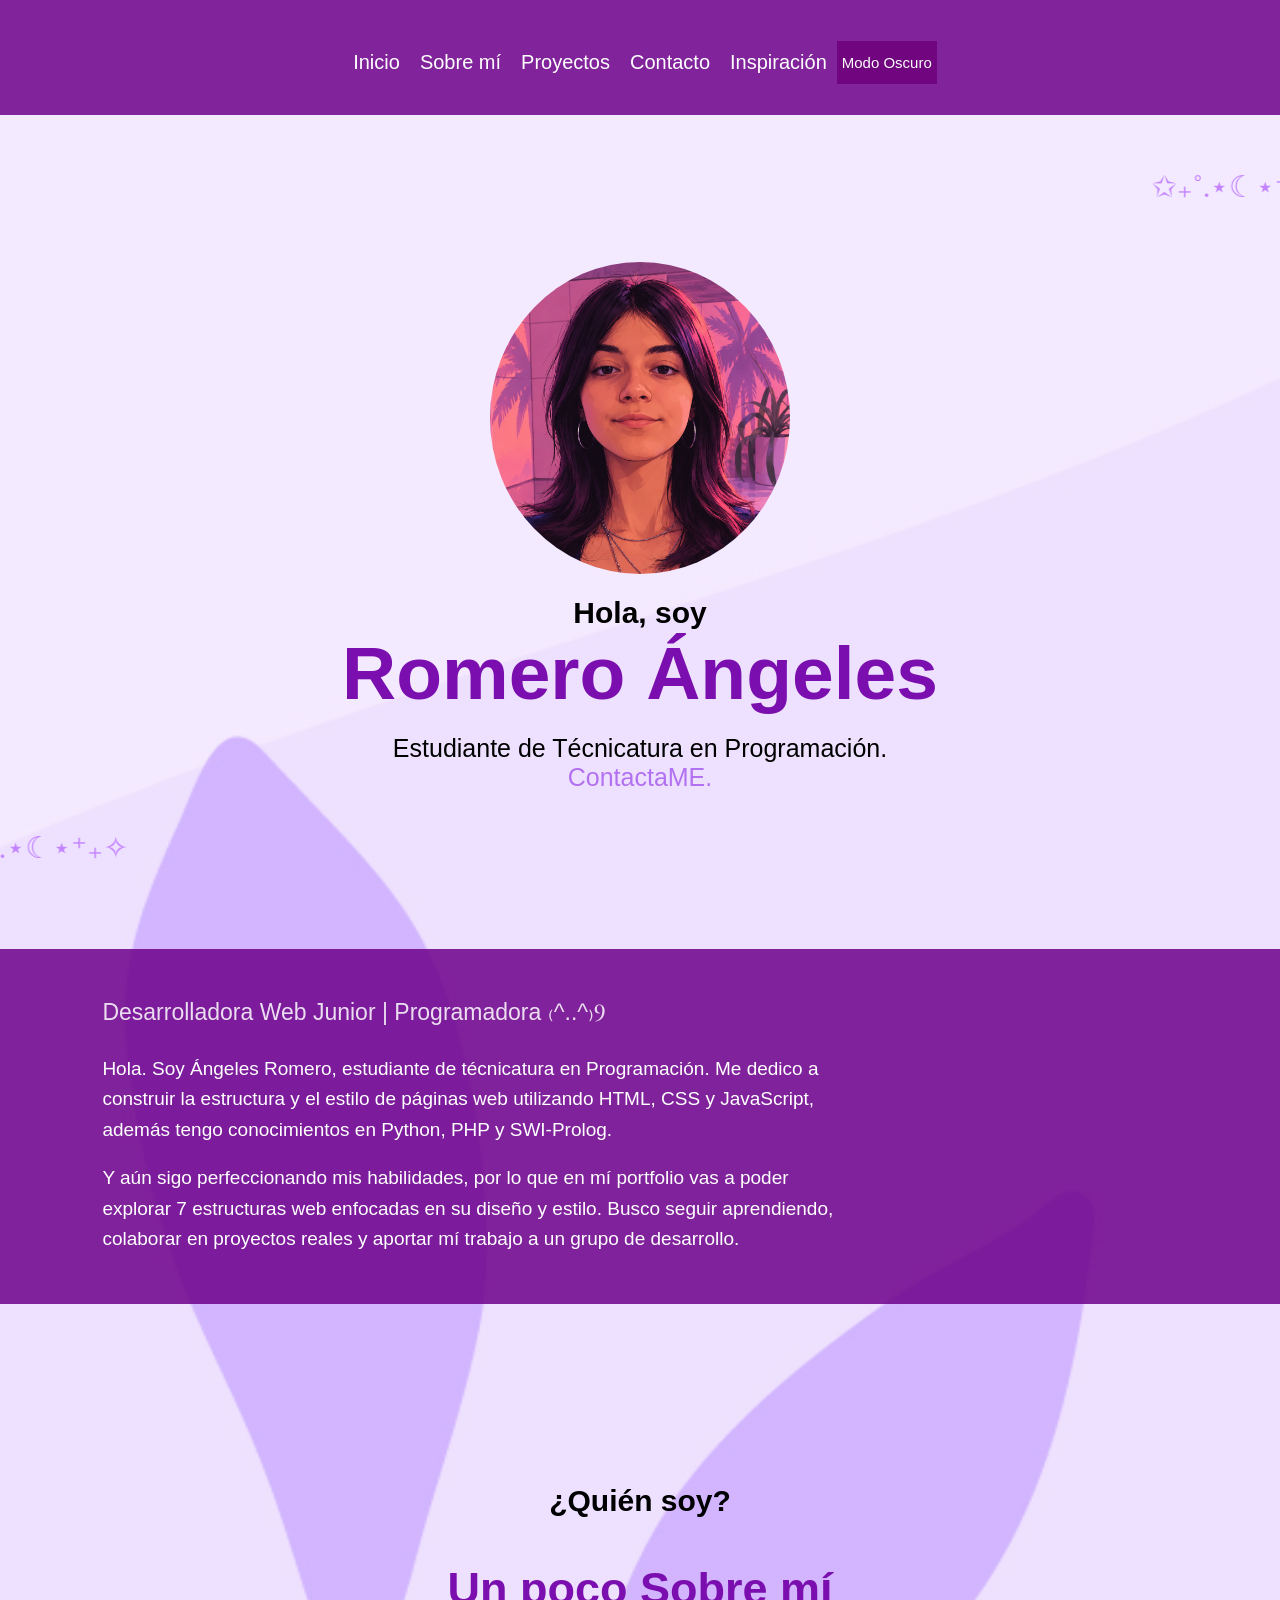
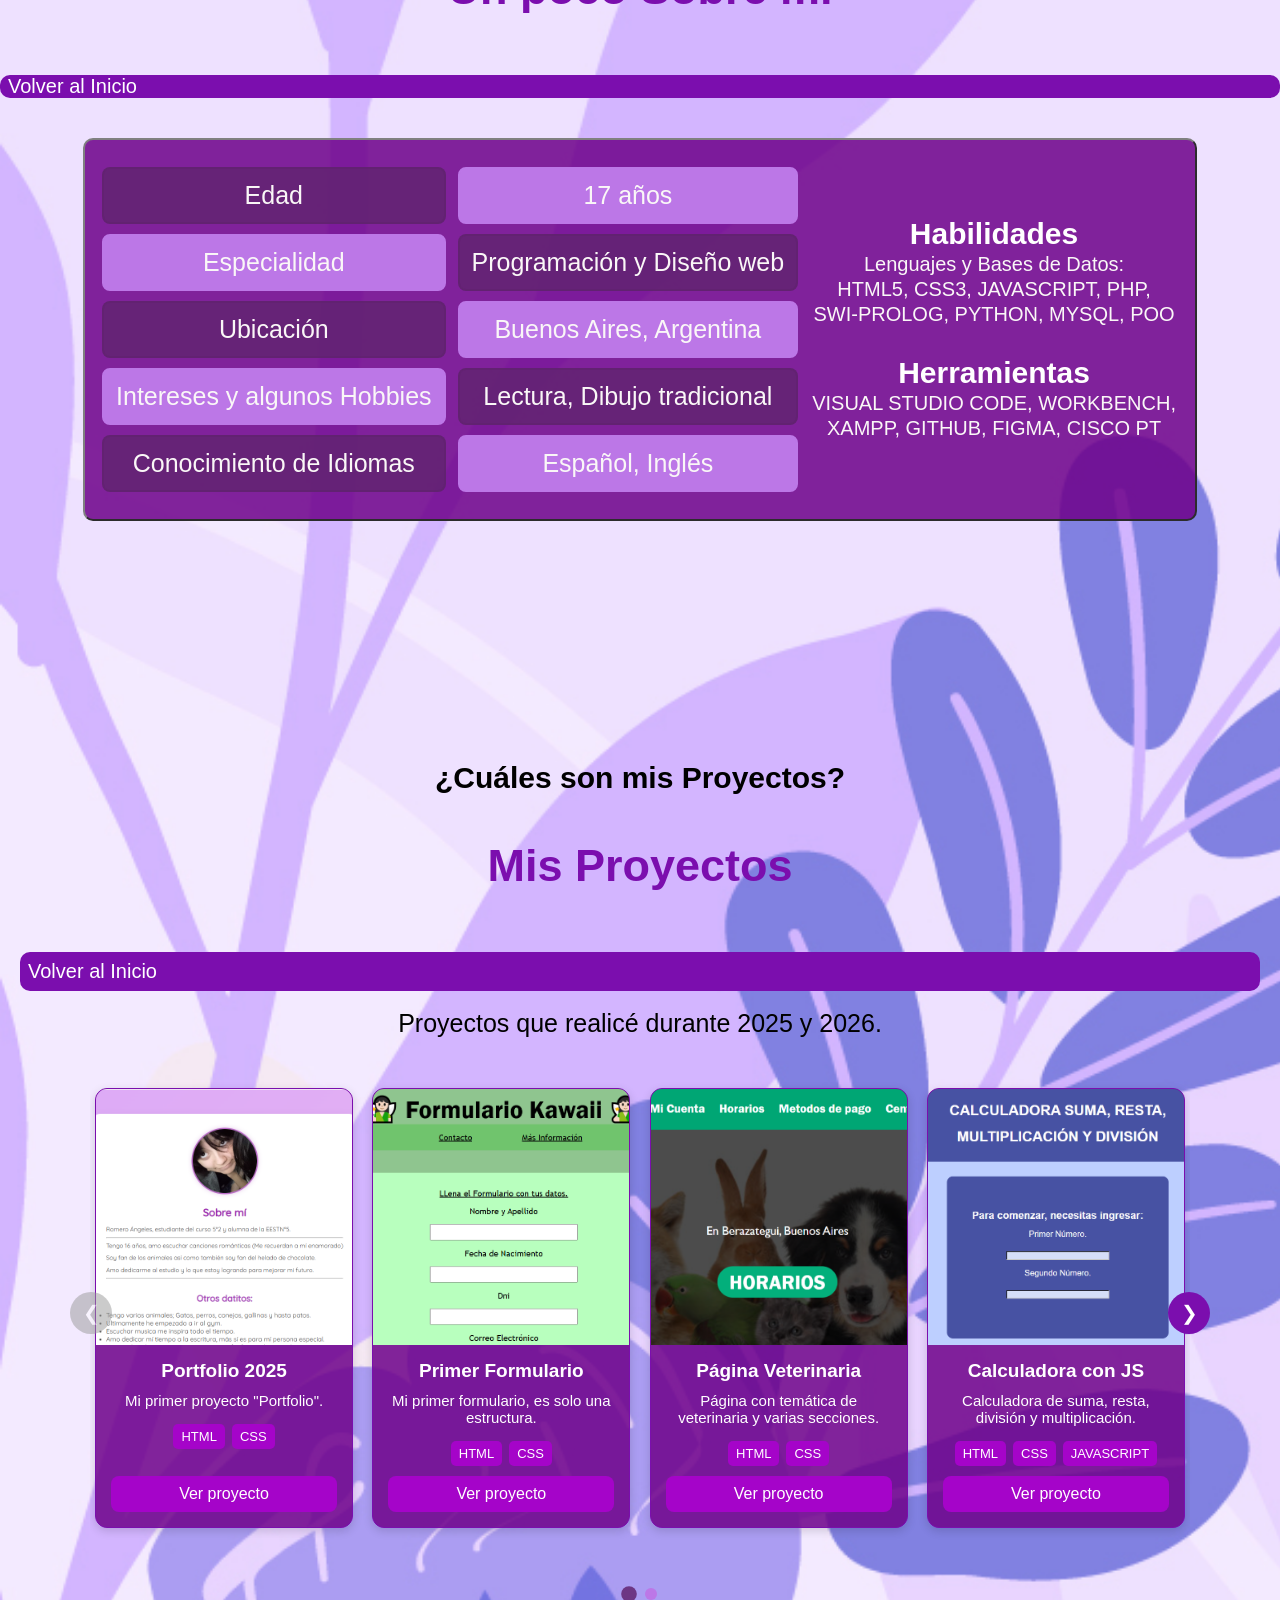
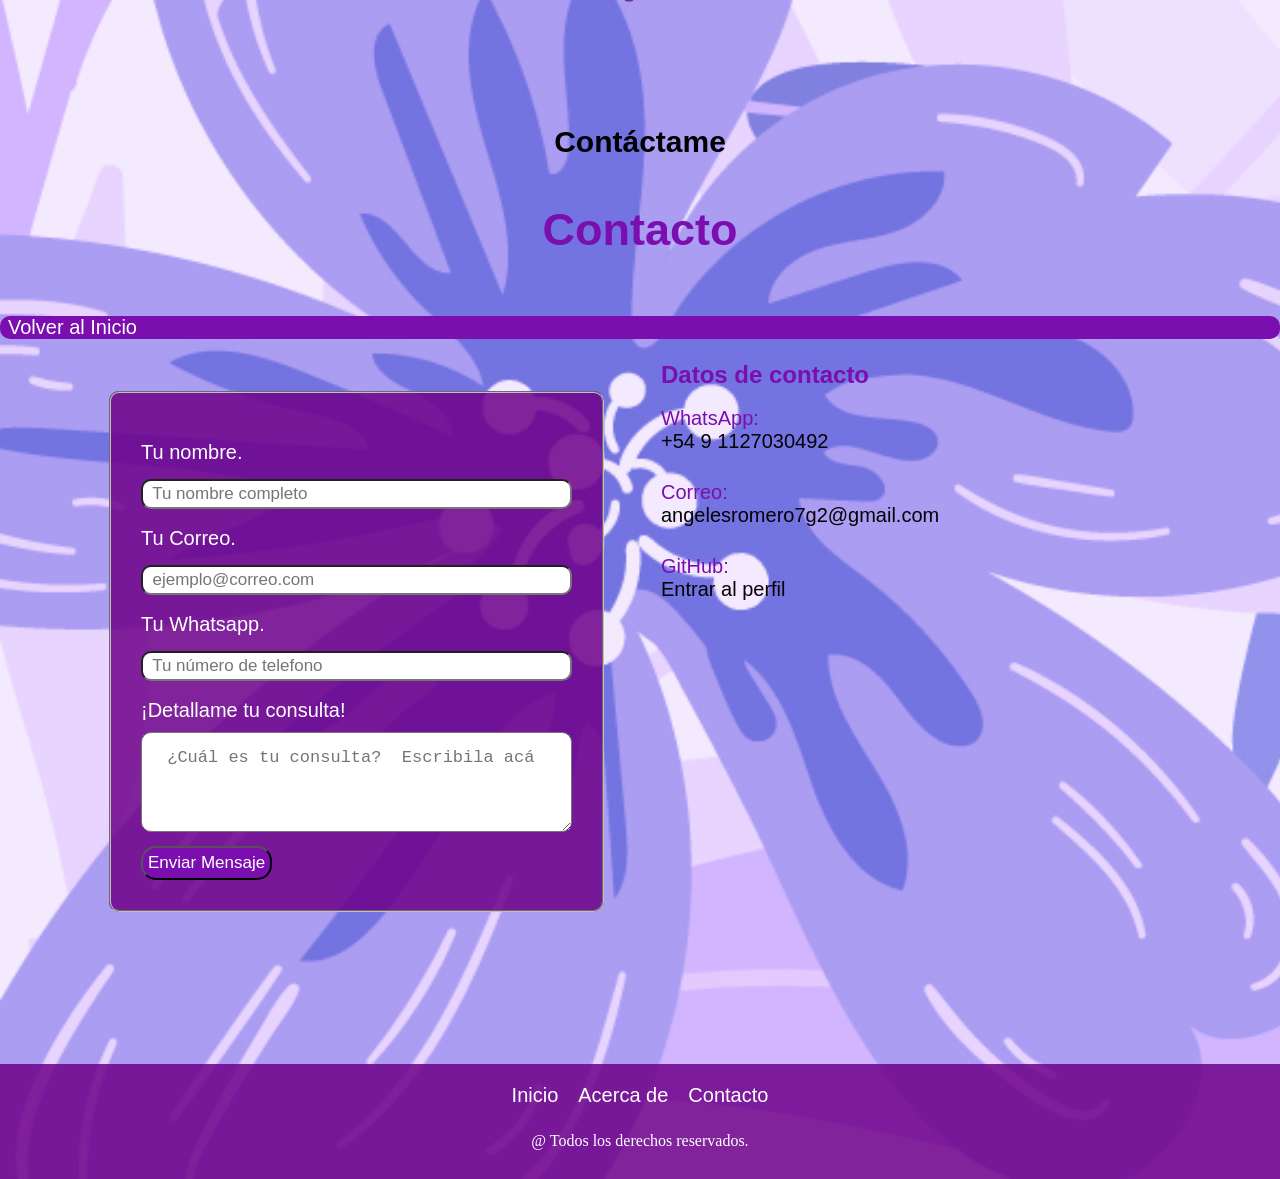
<file: index.html>
<!DOCTYPE html>
<html lang="es">
<head>
    <meta charset="UTF-8">
    <meta name="viewport" content="width=device-width, initial-scale=1.0">
    <title>Portfolio Romero Ángeles</title>
    <link rel="stylesheet" href="style.css">
</head>
<body>
    <header class="Encabezado" id="Inicio">
        <nav class="Contenedor" style="margin-top: 10px;">
            <ul class="Menu-links">
                <li class="Menu-item"><a href="#Inicio">Inicio</a></li>
                <li class="Menu-item"><a href="#Sobremi">Sobre mí</a></li>
                <li class="Menu-item"><a href="#Proyectos">Proyectos</a></li>
                <li class="Menu-item"><a href="#Contacto">Contacto</a></li>
                <li class="Menu-item"><a href="index2.html">Inspiración</a></li>
                <button class="botoncolor" id="btn-tema" onclick="cambiarTema()">Modo Oscuro</button>
            </ul>
        </nav>
    </header>
    <br>
    <br>
    <br>
      <marquee behavior="" direction="left" style=" font-size: 30px; color: rgb(195, 131, 255);">✩₊˚.⋆☾⋆⁺₊✧✩₊˚.✩₊˚.⋆☾⋆⁺₊✧✩₊˚.✩₊˚.⋆☾⋆⁺₊✧✩₊˚.✩₊˚.⋆☾⋆⁺₊✧✩₊˚.✩₊˚.⋆☾⋆⁺₊✧✩₊˚.✩₊˚.⋆☾⋆⁺₊✧✩₊˚.✩₊˚.⋆☾⋆⁺₊✧✩₊˚.✩₊˚.⋆☾⋆⁺₊✧✩₊˚.✩₊˚.⋆☾⋆⁺₊✧✩₊˚.✩₊˚.⋆☾⋆⁺₊✧✩₊˚.✩₊˚.⋆☾⋆⁺₊✧✩₊˚.✩₊˚.⋆☾⋆⁺₊✧✩₊˚.⋆☾⋆⁺₊✧✩₊˚.⋆☾⋆⁺₊✧✩₊˚.⋆☾⋆⁺₊✧✩₊˚.⋆☾⋆⁺₊✧✩₊˚.⋆☾⋆⁺₊✧✩₊˚.⋆☾⋆⁺₊✧✩₊˚.⋆☾⋆⁺₊✧✩₊˚.⋆☾⋆⁺₊✧</marquee>
    <br>
    <br>
    <br>
    <br>
    <section class="banner">
        <div class="Presentacion">
              <center><img src="angelesfoto.png" alt="" class="Mi-foto"></center>
              <br>
            <table class="tabla1" style="margin-bottom: 15%;">
                <tr>
                    <td>
                        <h1 style="font-family: sans-serif; font-size: 30px; color: var(--titulo);">Hola, soy</h1>
                        <p class="Mi-nombre">Romero Ángeles</p>
                        <br>
                        <p class="descripcion1" style="font-family: 'Segoe UI', Tahoma, Geneva, Verdana, sans-serif; font-size: 25px;">Estudiante de Técnicatura en Programación.</p>
                        <p class="descripcion2" style="font-family: 'Segoe UI', Tahoma, Geneva, Verdana, sans-serif; font-size: 20px;">
                        <a href="#Contacto" style="color: rgb(178, 113, 240); text-decoration: none; font-size: 25px;">ContactaME.</a></p>
                    </td>
                </tr>
            </table>
        </div>
    </section>
    <br>
    <marquee behavior="" direction="right" style=" font-size: 30px; color: rgb(195, 131, 255);">✩₊˚.⋆☾⋆⁺₊✧✩₊˚.✩₊˚.⋆☾⋆⁺₊✧✩₊˚.✩₊˚.⋆☾⋆⁺₊✧✩₊˚.✩₊˚.⋆☾⋆⁺₊✧✩₊˚.✩₊˚.⋆☾⋆⁺₊✧✩₊˚.✩₊˚.⋆☾⋆⁺₊✧✩₊˚.✩₊˚.⋆☾⋆⁺₊✧✩₊˚.✩₊˚.⋆☾⋆⁺₊✧✩₊˚.✩₊˚.⋆☾⋆⁺₊✧✩₊˚.✩₊˚.⋆☾⋆⁺₊✧✩₊˚.✩₊˚.⋆☾⋆⁺₊✧✩₊˚.✩₊˚.⋆☾⋆⁺₊✧✩₊˚.⋆☾⋆⁺₊✧✩₊˚.⋆☾⋆⁺₊✧✩₊˚.⋆☾⋆⁺₊✧✩₊˚.⋆☾⋆⁺₊✧✩₊˚.⋆☾⋆⁺₊✧✩₊˚.⋆☾⋆⁺₊✧✩₊˚.⋆☾⋆⁺₊✧✩₊˚.⋆☾⋆⁺₊✧</marquee>
    <section id="Acercade" style="background-color: var(--violeta3); color: var(--blancooo); width: 100%; padding: 50px 8%; font-family: sans-serif;">
        <h1 style="font-size: 23px; font-weight: normal; opacity: 0.85; margin: 0 0 28px 0;">Desarrolladora Web Junior | Programadora ₍^..^₎Ⳋ</h1>
        <div style="max-width: 750px;">
            <p style="font-size: 19px; line-height: 1.6; margin: 0 0 18px 0;">Hola. Soy Ángeles Romero, estudiante de técnicatura en Programación. Me dedico a construir la estructura y el estilo de páginas web utilizando HTML, CSS y JavaScript, además tengo conocimientos en Python, PHP y SWI-Prolog.</p>
            <p style="font-size: 19px; line-height: 1.6; margin: 0;">Y aún sigo perfeccionando mis habilidades, por lo que en mí portfolio vas a poder explorar 7 estructuras web enfocadas en su diseño y estilo. Busco seguir aprendiendo, colaborar en proyectos reales y aportar mí trabajo a un grupo de desarrollo.</p>
        </div>
    </section>
    
    <section class="Sobremi" id="Sobremi">
        <h2 style="font-family: sans-serif; font-size: 30px; text-align: center;  color: var(--titulo);">¿Quién soy?</h2>
        <h2 class="subtitulos">Un poco Sobre mí</h2>
        <li style="justify-self: center; list-style-type: none; background-color: var(--violeta); border-radius: 10px;">
            <a href="#Inicio" style="display: flexbox; color: var(--blancooo); font-family: sans-serif; font-size: 20px; text-decoration: none; padding: 8px;">Volver al Inicio</a>
        </li>
        <table class="tabla2" border="2">
            <tr>
                <td>
                    <p class="violeta">Edad</p>
                    <p class="claro">Especialidad</p>
                    <p class="violeta">Ubicación</p>
                    <p class="claro">Intereses y algunos Hobbies</p>
                    <p class="violeta">Conocimiento de Idiomas</p>
                </td>
                <td>
                    <p class="claro">17 años</p>
                    <p class="violeta">Programación y Diseño web</p>
                    <p class="claro">Buenos Aires, Argentina</p>
                    <p class="violeta">Lectura, Dibujo tradicional</p>
                    <p class="claro">Español, Inglés</p>
                </td>
                <td>
                    <h1 style="color: white; font-family: sans-serif; font-size: 30px;">Habilidades</h1>
                    <p style="font-size: 20px; padding: 0%; margin: 2px;">Lenguajes y Bases de Datos:</p>
                    <p style="font-size: 20px; padding: 0%; margin: 2px;">HTML5, CSS3, JAVASCRIPT, PHP,</p>
                    <p style="font-size: 20px; padding: 0%; margin: 2px;">SWI-PROLOG, PYTHON, MYSQL, POO</p>
                    <br>
                    <h1 style="color: white; font-family: sans-serif; font-size: 30px;">Herramientas</h1>
                    <p style="font-size: 20px; padding: 0%; margin: 2px;">VISUAL STUDIO CODE, WORKBENCH,</p>
                    <p style="font-size: 20px; padding: 0%; margin: 2px;">XAMPP, GITHUB, FIGMA, CISCO PT</p>
                </td>
            </tr>
        </table>
    </section>

<section id="Proyectos">
    <h2 style="font-family: sans-serif; font-size: 30px; text-align: center; color: var(--titulo);">¿Cuáles son mis Proyectos?</h2>
    <h1 class="subtitulos">Mis Proyectos</h1>
    <li style="justify-self: center; list-style-type: none; background-color: var(--violeta); border-radius: 10px;">
        <a href="#Inicio" style="color: var(--blancooo); font-family: sans-serif; font-size: 20px; text-decoration: none; padding: 8px; display: block;">Volver al Inicio</a>
    </li>
    <br>
    <p class="descripcion2" style="font-family: 'Segoe UI', Tahoma, Geneva, Verdana, sans-serif; font-size: 25px; text-align: center;">Proyectos que realicé durante 2025 y 2026.</p>
    <div class="carrusel-contenedor">
        <button class="flecha" id="btn-anterior" onclick="moverCarrusel(-1)">❮</button>
        <div class="carrusel-wrapper">
            <div class="carrusel-track" id="carrusel-track">
            </div>
        </div>
        <button class="flecha" id="btn-siguiente" onclick="moverCarrusel(1)">❯</button>
    </div>
    <div class="indicadores" id="indicadores-proyectos"></div>
</section>

    <section id="Contacto">
        <h2 style="font-family: sans-serif; font-size: 30px; text-align: center; color: var(--titulo);">Contáctame</h2>
        <h2 class="subtitulos">Contacto</h2>
        <li style="justify-self: center; list-style-type: none; background-color: var(--violeta); border-radius: 10px;">
            <a href="#Inicio" style="display: flexbox; color: var(--blancooo); font-family: sans-serif; font-size: 20px; text-decoration: none; padding: 8px;">Volver al Inicio</a>
        </li>

        <table style="width: 100%;">
            <tr>
                <td style="width: 50%; vertical-align: top;">
                    <form class="Contacto" action="https://formspree.io/f/mbgojozp" method="POST">
                        <fieldset>
                            <label>
                                <br>
                                <p>Tu nombre.</p>
                                <input style="margin-top: 10px;" type="text" name="nombre" placeholder="  Tu nombre completo">
                            </label>
                            <br>
                            <label>
                                <br>
                                <p>Tu Correo.</p>
                                <input style="margin-top: 10px;" type="email" name="email" placeholder="  ejemplo@correo.com">
                            </label>
                            <br>
                            <label>
                                <br>
                                <p>Tu Whatsapp.</p>
                                <input style="margin-top: 10px;" type="number" name="number" placeholder="  Tu número de telefono">
                            </label>
                            <br>
                            <label>
                                <br>
                                <p>¡Detallame tu consulta!</p>
                                <textarea name="message" style="margin-top: 5px;" placeholder=" ¿Cuál es tu consulta?  Escribila acá"></textarea>
                            </label>
                            <button type="submit" style="font-family: sans-serif; border-radius: 15px; color: var(--blancooo); background-color: var(--violeta); font-size: 17px; padding: 5px; margin-top: 10px;">Enviar Mensaje</button>
                        </fieldset>
                    </form>
                    </form>
                </td>
                <td style="width: 50%; vertical-align: top; padding: 20px; font-family: sans-serif; color: var(--violeta);">
                    <h1>Datos de contacto</h1>
                    <br>
                    <p style="font-size: 20px;">WhatsApp:</p>
                    <p style="font-size: 20px; color: var(--texto2)">+54 9 1127030492</p>
                    <br>
                    <p style="font-size: 20px; margin-top: 10px;">Correo:</p>
                    <p style="font-size: 20px; color: var(--texto2)">angelesromero7g2@gmail.com</p>
                    <br>
                    <p style="font-size: 20px; margin-top: 10px;">GitHub:</p>
                    <a href="https://github.com/memecita" style="text-decoration: none; font-size: 20px; color: var(--texto2)">Entrar al perfil</a>
                </td>
            </tr>
        </table>
    </section>

    <footer>
        <nav class="lista-footer">
            <ul class="Menu-links2">
                <li><a href="#Inicio" class="nav__link">Inicio</a></li>
                <li><a href="#Acercade" class="nav__link">Acerca de</a></li>
                <li><a href="#Contacto" class="nav__link">Contacto</a></li>
            </ul>
            <p class="nav__link">@ Todos los derechos reservados.</p>
        </nav>
    </footer>

    <script src="indexjs.js"></script>

</body>
</html>
</file>
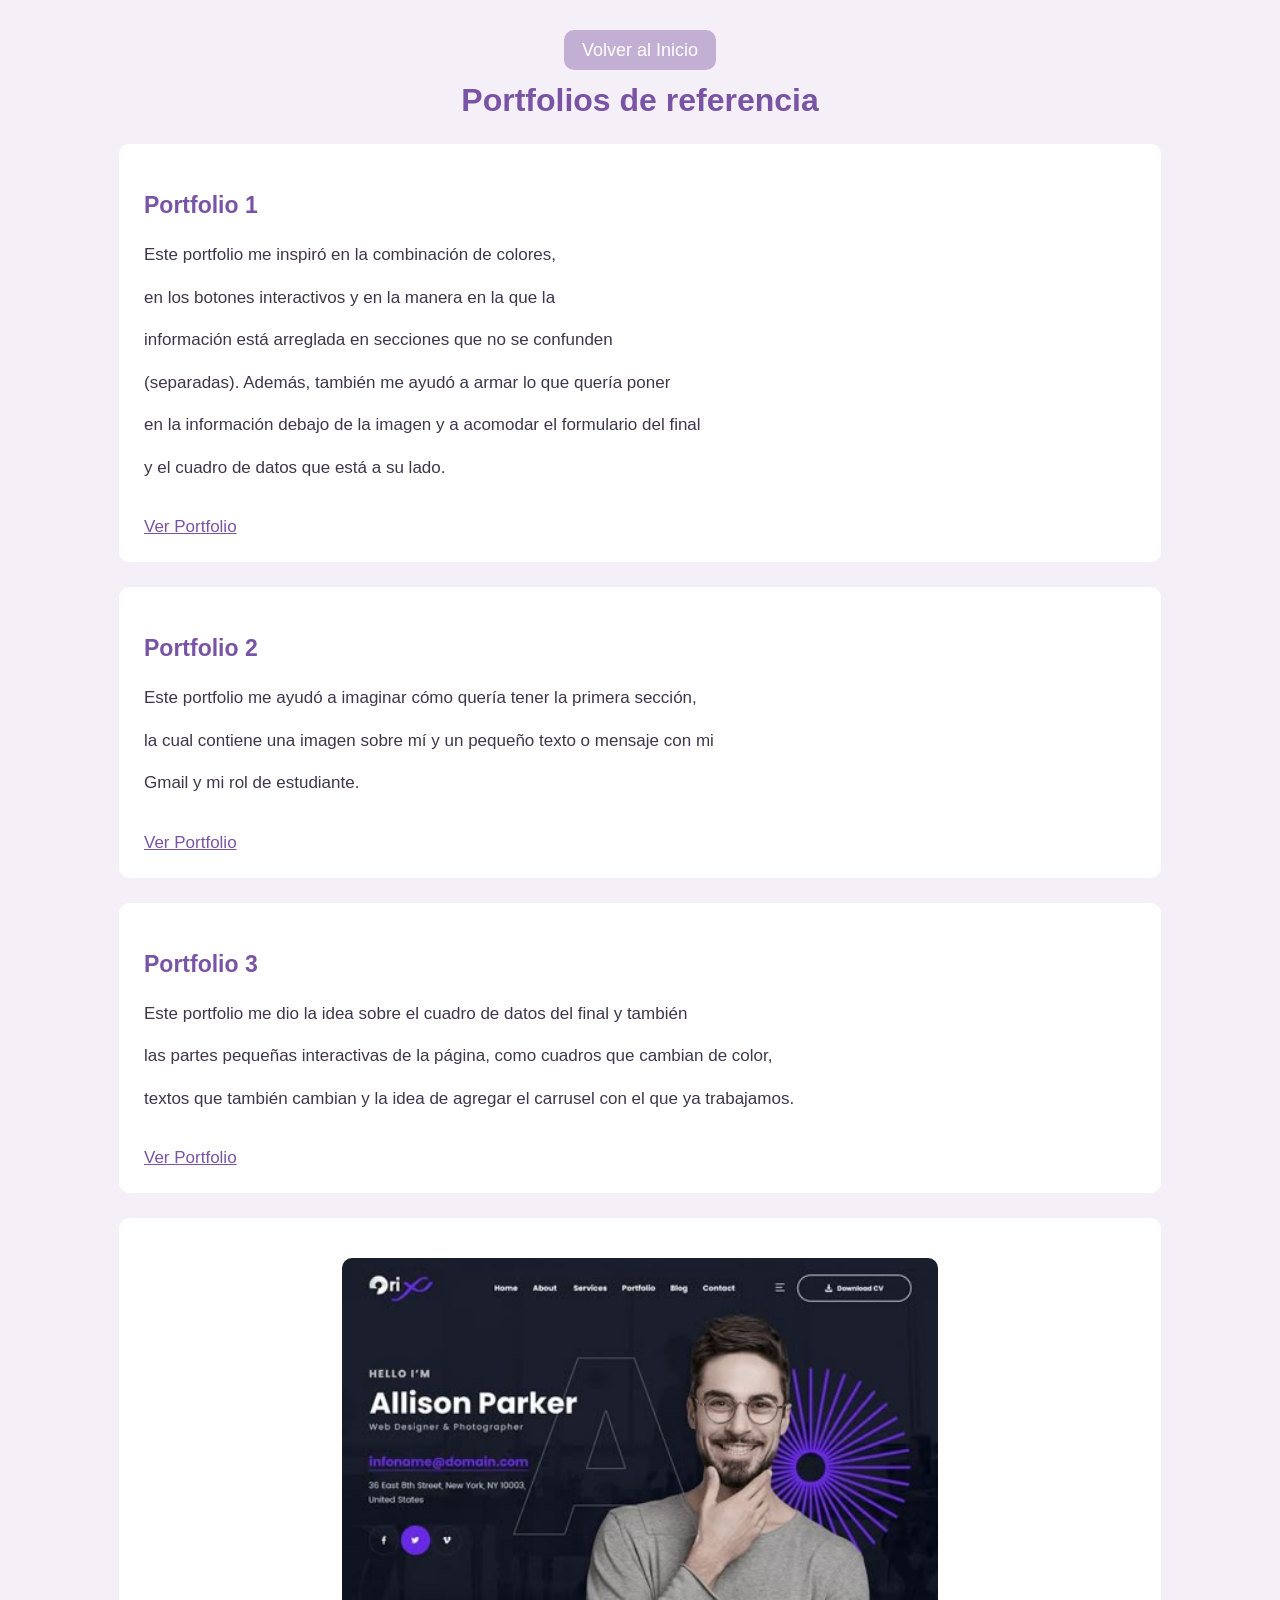
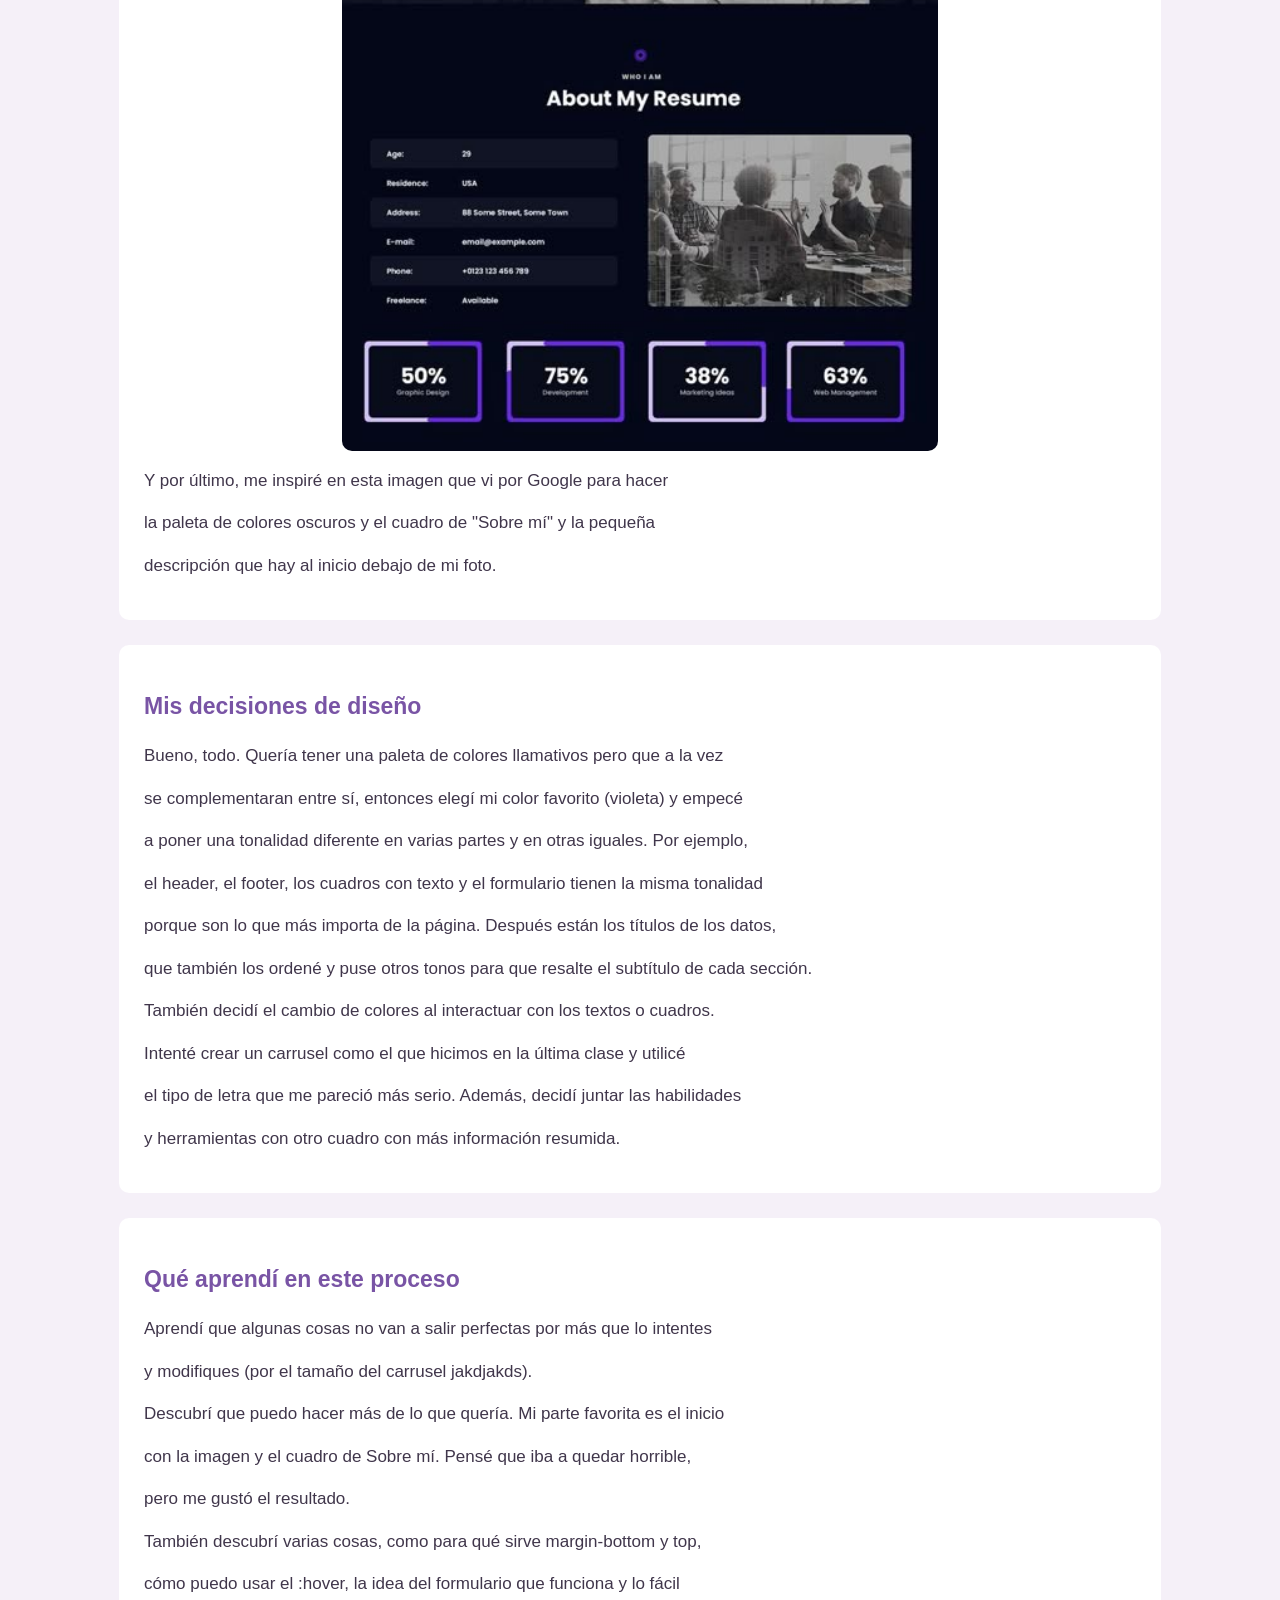
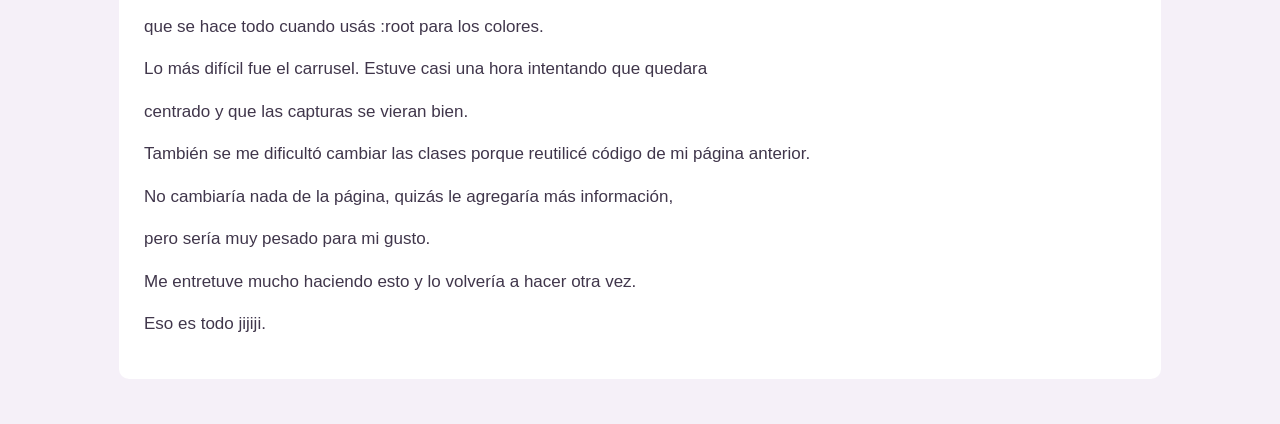
<file: index2.html>
<!DOCTYPE html>
<html lang="es">
<head>
    <meta charset="UTF-8">
    <meta name="viewport" content="width=device-width, initial-scale=1.0">
    <title>Inspiración</title>
    <style>
        body {
            background-color: #f5f0f8;
            font-family: sans-serif;
            color: #40364b;
            margin: 0;
            padding: 20px;
        }

        h1 {
            text-align: center;
            color: #7954a5;
            font-size: 32px;
        }

        .volver {
            text-align: center;
            list-style: none;
            margin: 20px;
        }

        .volver a {
            background-color: #c2afd3;
            color: white;
            text-decoration: none;
            padding: 10px 18px;
            border-radius: 10px;
            font-size: 18px;
        }

        .contenido {
            background-color: white;
            width: 80%;
            margin: 25px auto;
            padding: 25px;
            border-radius: 10px;
            font-size: 17px;
        }

        .contenido h3 {
            color: #7954a5;
            font-size: 23px;
        }

        .contenido p {
            line-height: 1.5;
        }

        .contenido a {
            color: #7954a5;
        }

        .contenido img {
            width: 60%;
            display: block;
            margin: 15px auto;
            border-radius: 10px;
        }

        @media (max-width: 768px) {
            .contenido {
                width: 90%;
                padding: 15px;
                box-sizing: border-box;
            }

            .contenido img {
                width: 100%;
            }

            h1 {
                font-size: 26px;
            }
        }
    </style>
</head>

<body>

    <li class="volver">
        <a href="index.html">Volver al Inicio</a>
    </li>

    <h1>Portfolios de referencia</h1>

    <div class="contenido">
        <h3>Portfolio 1</h3>
        <p>Este portfolio me inspiró en la combinación de colores,</p>
        <p>en los botones interactivos y en la manera en la que la</p>
        <p>información está arreglada en secciones que no se confunden</p>
        <p>(separadas). Además, también me ayudó a armar lo que quería poner</p>
        <p>en la información debajo de la imagen y a acomodar el formulario del final</p>
        <p>y el cuadro de datos que está a su lado.</p>
        <br>
        <a href="https://danielgonzalesdev.com/">Ver Portfolio</a>
    </div>

    <div class="contenido">
        <h3>Portfolio 2</h3>
        <p>Este portfolio me ayudó a imaginar cómo quería tener la primera sección,</p>
        <p>la cual contiene una imagen sobre mí y un pequeño texto o mensaje con mi</p>
        <p>Gmail y mi rol de estudiante.</p>
        <br>
        <a href="https://codepen.io/victorfreecodecamp/pen/OgvRwR">Ver Portfolio</a>
    </div>

    <div class="contenido">
        <h3>Portfolio 3</h3>
        <p>Este portfolio me dio la idea sobre el cuadro de datos del final y también</p>
        <p>las partes pequeñas interactivas de la página, como cuadros que cambian de color,</p>
        <p>textos que también cambian y la idea de agregar el carrusel con el que ya trabajamos.</p>
        <br>
        <a href="https://portafoliomiguel-yamunaque.vercel.app/">Ver Portfolio</a>
    </div>

    <div class="contenido">
        <img src="fotoporta.jpg" alt="Imagen de inspiración">
        <p>Y por último, me inspiré en esta imagen que vi por Google para hacer</p>
        <p>la paleta de colores oscuros y el cuadro de "Sobre mí" y la pequeña</p>
        <p>descripción que hay al inicio debajo de mi foto.</p>
    </div>

    <div class="contenido">
        <h3>Mis decisiones de diseño</h3>
        <p>Bueno, todo. Quería tener una paleta de colores llamativos pero que a la vez</p>
        <p>se complementaran entre sí, entonces elegí mi color favorito (violeta) y empecé</p>
        <p>a poner una tonalidad diferente en varias partes y en otras iguales. Por ejemplo,</p>
        <p>el header, el footer, los cuadros con texto y el formulario tienen la misma tonalidad</p>
        <p>porque son lo que más importa de la página. Después están los títulos de los datos,</p>
        <p>que también los ordené y puse otros tonos para que resalte el subtítulo de cada sección.</p>
        <p>También decidí el cambio de colores al interactuar con los textos o cuadros.</p>
        <p>Intenté crear un carrusel como el que hicimos en la última clase y utilicé</p>
        <p>el tipo de letra que me pareció más serio. Además, decidí juntar las habilidades</p>
        <p>y herramientas con otro cuadro con más información resumida.</p>
    </div>

    <div class="contenido">
        <h3>Qué aprendí en este proceso</h3>
        <p>Aprendí que algunas cosas no van a salir perfectas por más que lo intentes</p>
        <p>y modifiques (por el tamaño del carrusel jakdjakds).</p>
        <p>Descubrí que puedo hacer más de lo que quería. Mi parte favorita es el inicio</p>
        <p>con la imagen y el cuadro de Sobre mí. Pensé que iba a quedar horrible,</p>
        <p>pero me gustó el resultado.</p>
        <p>También descubrí varias cosas, como para qué sirve margin-bottom y top,</p>
        <p>cómo puedo usar el :hover, la idea del formulario que funciona y lo fácil</p>
        <p>que se hace todo cuando usás :root para los colores.</p>
        <p>Lo más difícil fue el carrusel. Estuve casi una hora intentando que quedara</p>
        <p>centrado y que las capturas se vieran bien.</p>
        <p>También se me dificultó cambiar las clases porque reutilicé código de mi página anterior.</p>
        <p>No cambiaría nada de la página, quizás le agregaría más información,</p>
        <p>pero sería muy pesado para mi gusto.</p>
        <p>Me entretuve mucho haciendo esto y lo volvería a hacer otra vez.</p>
        <p>Eso es todo jijiji.</p>
    </div>

</body>
</html>
</file>
<file: style.css>
:root {
    --fondo-imagen: url('fondo1.jpg');
    --texto: #000000;
    --proyecto: #dddddd;
    --violeta: rgb(123, 14, 174);
    --violeta3: rgba(111, 2, 138, 0.855);
    --tabla: rgba(111, 2, 138, 0.855);
    --botoncolor: #710580;
    --titulo: rgb(0, 0, 0);
    --violetaa: rgb(123, 14, 174);
    --violeta-claro: rgb(188, 119, 231);
    --violeta-fuerte: rgba(98, 36, 113, 0.855);
    --header: rgba(111, 2, 138, 0.855);
    --blanco: #040404;
    --texto2: rgb(4, 2, 4);
    --tags: rgba(255, 255, 255, 0.855);
    --card: rgba(111, 2, 138, 0.855);
    --blancoo: #faf7f7;
    --nombre: rgb(165, 5, 239);
    --blancooo: #ffffff;
    --contacto: rgba(111, 2, 138, 0.855);
}

body.oscuro {
    --fondo-imagen: url('fondo2.jpg');
    --header: #290d38;
    --titulo: rgb(255, 255, 255);
    --proyecto: #faf7f7;
    --texto2: #ffffff;
    --violeta: #c885e9;
    --violeta3: #290d38;
    --nombre: rgb(205, 140, 236);
    --tags: rgb(119, 55, 148);
    --card: #352342;
    --contacto: #290d38;
    --violetaa: rgb(158, 64, 201);
    --texto: #e6d4ef;
    --tabla: #352342;
    --botoncolor: #451a5d;
    --violeta-claro: #59376e;
    --violeta-fuerte: #8146a5;
    --blanco: #ffffff;
    --blancooo: #ffffff;
}

* {
    margin: 0;
    padding: 0;
    box-sizing: border-box;
}

html {
    scroll-behavior: smooth;
}

body {
    background-image: var(--fondo-imagen);
    background-repeat: no-repeat;
    background-size: cover;
}

.botoncolor {
    font-size: 15px;
    color: rgb(251, 251, 251);
    background-color: var(--botoncolor);
    padding: 5px;
    border: 5px;
}

.Encabezado {
    background-color: var(--header);
    height: 115px;
    text-decoration: none;
    display: flex;
    justify-content: center;
    align-items: center;
}

.Menu-item {
    display: flex;
    align-items: center;
}

.Menu-contenedor {
    width: 100%;
    align-items: center;
    height: 100%;
}

.Contenedor {
    justify-content: space-between;
    align-items: center;
    margin: 0;
    padding: 10px;
}

.Menu-links a {
    font-size: 20px;
    font-family: sans-serif;
    text-decoration: none;
    color: #fff;
    padding: 10px;
}

.banner {
    height: 450px;
    position: relative;
    display: grid;
    margin-bottom: 100px;
}

.contenido-banner {
    display: flex;
    justify-content: center;
    align-items: center;
    width: 100%;
}

.Presentacion {
    width: 80%;
    margin: 0 auto;
}

.Presentacion table {
    width: 100%;
    margin: 0 auto;
    border-collapse: collapse;
}

.Presentacion td {
    text-align: center;
}

.tabla1 {
    justify-self: center;
}

.tabla1, h1:hover{
    color: var(--titulo);
}

.Mi-nombre {
    font-family: Arial, Helvetica, sans-serif;
    font-weight: bold;
    font-size: 75px;
    color: var(--violetaa);
}

.Mi-nombre:hover {
    color: var(--nombre);
}

.descripcion1, .descripcion2 {
    color: var(--texto);
}

.Mi-foto {
    width: 300px;
    height: auto;
    border-radius: 50%;
}

.subtitulos {
    font-family: 'Trebuchet MS', 'Lucida Sans Unicode', 'Lucida Grande', 'Lucida Sans', Arial, sans-serif;
    font-size: 45px;
    text-align: center;
    color: var(--violeta);
    margin-top: 45px;
    margin-bottom: 60px;
}

#Acercade {
    margin-top: 80px;
    margin-bottom: 130px;
    padding-top: 50px;
    padding-bottom: 50px;
}

.Sobremi {
    margin-top: 130px !important;
    margin-top: 25px !important;
    margin-bottom: 140px !important;
    padding-top: 50px;
    padding-bottom: 50px;
}

.tabla2 {
    margin: 40px auto 0;
    background-color: var(--tabla);
    border-radius: 10px;
    font-size: 25px;
    padding: 10px;
}

.tabla2:hover {
    background-color: var(--violetaa);
}

.tabla2 td {
    text-align: center;
    padding: 5px;
    border: none;
}

.tabla2, h2:hover{
    color: var(--titulo);
}

.tabla2 p {
    font-family: sans-serif;
    font-size: 25px;
    color: var(--blancoo);
    padding: 12px;
    margin: 10px 0;
    border-radius: 8px;
}

.violeta {
    border: 2px solid var(--violeta-fuerte);
    background-color: var(--violeta-fuerte);
}

.claro {
    border: 2px solid var(--violeta-claro);
    background-color: var(--violeta-claro);
}

.violeta:hover{
    color(--violeta-fuerte);
}

.claro:hover{
    color(--violeta-claro);
}

.tags {
    font-size: 20px;
    font-family: Arial, Helvetica, sans-serif;
    color: var(--blancooo);
    display: flex;
    justify-content: center;
    flex-wrap: wrap;
    gap: 7px;
    margin-top: 5px;
}

.tags span {
    background-color: rgb(165, 4, 201);
    color: var(--blancooo);
    border-radius: 5px;
    padding: 5px 8px;
    font-size: 13px;
    font-family: Arial, Helvetica, sans-serif;
}

#Proyectos {
    margin-top: 20px;
    margin-bottom: 20px;
    padding: 50px 20px;
}

.carrusel-contenedor {
    position: relative;
    width: 95%;
    max-width: 1100px;
    margin: 40px auto;
}

.carrusel-wrapper {
    width: 100%;
    overflow: hidden;
    border-radius: 15px;
}

.carrusel-track {
    display: flex;
    gap: 1.2rem;
    padding: 10px 5px 20px;
    transition: transform 0.4s ease;
}

.Proyecto, h2{
    color: var(--titulo);
}

.proyecto-card {
    flex: 0 0 calc(25% - 0.9rem);
    min-width: 0;
    box-sizing: border-box;
    background-color: var(--card);
    border: 1px solid var(--violeta);
    border-radius: 12px;
    box-shadow: 0 3px 10px rgba(0, 0, 0, 0.15);
    overflow: hidden;
    display: flex;
    flex-direction: column;
    transition: transform 0.2s, box-shadow 0.2s;
    color: var(--blancooo);
}

.proyecto-card:hover {
    transform: translateY(-5px);
    box-shadow: 0 8px 20px rgba(0, 0, 0, 0.2);
}

.proyecto-card img {
    width: 100%;
    aspect-ratio: 1 / 1;
    object-fit: cover;
    display: block;
}

.proyecto-info {
    padding: 15px;
    display: flex;
    flex-direction: column;
    flex: 1;
    gap: 10px;
    text-align: center;
}

.proyecto-card h3 {
    font-family: sans-serif;
    font-size: 19px;
    margin: 0;
}

.proyecto-card p {
    font-family: sans-serif;
    font-size: 15px;
    margin: 0;
}

.proyecto-card a {
    display: inline-block;
    margin-top: auto;
    background-color: rgb(165, 4, 201);
    color: var(--blancooo);
    border-radius: 8px;
    font-size: 16px;
    padding: 9px;
    text-decoration: none;
    font-family: sans-serif;
}

.proyecto-card a:hover {
    background-color: var(--violetaa);
}

.flecha {
    position: absolute;
    top: 50%;
    transform: translateY(-50%);
    background-color: var(--violeta);
    color: white;
    border: none;
    width: 42px;
    height: 42px;
    border-radius: 50%;
    font-size: 20px;
    cursor: pointer;
    z-index: 10;
    display: flex;
    align-items: center;
    justify-content: center;
}

.flecha:hover {
    background-color: var(--violetaa);
}

.flecha:disabled {
    background-color: #999;
    opacity: 0.5;
    cursor: default;
}

#btn-anterior {
    left: -20px;
}

#btn-siguiente {
    right: -20px;
}

.indicadores {
    display: flex;
    justify-content: center;
    gap: 10px;
    margin-top: 15px;
}

.punto-proyecto {
    width: 12px;
    height: 12px;
    border-radius: 50%;
    background-color: var(--violeta-claro);
    border: none;
    cursor: pointer;
    transition: transform 0.2s, background-color 0.2s;
}

.punto-proyecto.activo {
    background-color: var(--violeta-fuerte);
    transform: scale(1.3);
}

#Contacto {
    margin-top: 25px;
    margin-bottom: 100px;
    padding-top: 50px;
    padding-bottom: 50px;
}

.Contacto {
    width: 450px;
    margin: 50px 80px 0 auto;
}

.Contacto, h2{
    color: var(--titulo);
}

.Contacto fieldset {
    background-color: var(--contacto);
    justify-content: right;
    border-radius: 10px;
    padding: 30px;
    width: 110%;
}

.Contacto label {
    font-family: sans-serif;
    color: var(--blancooo);
}

.Contacto p {
    margin-bottom: 5px;
    font-size: 20px;
    color: var(--blancooo);
}

.Contacto input {
    width: 100%;
    border-radius: 10px;
    height: 30px;
    font-size: 17px;
}

.Contacto textarea {
    width: 100%;
    font-size: 17px;
    padding: 15px;
    border-radius: 10px;
    height: 100px;
}

ul {
    display: flex;
}

footer {
    background-color: var(--header);
    width: 100%;
    display: flex;
    justify-content: center;
    align-items: center;
    margin: 0;
    padding: 0;
}

.lista-footer {
    grid-area: nav;
    display: flex;
    flex-direction: column;
    justify-content: center;
    gap: 15px;
    align-items: center;
    height: 115px;
}

.Menu-links2 a {
    font-size: 20px;
    font-family: sans-serif;
}

.nav__link {
    color: #fff;
    text-decoration: none;
    padding: 10px;
}

.lista-footer li {
    list-style-type: none;
}

@media (min-width: 769px) {
    .descripcion1, .descripcion2 {
        font-size: 13px;
    }

    .Contacto {
        width: 450px;
        margin: 50px 80px 0 auto;
    }
}

@media (max-width: 768px) {
    body {
        overflow-x: hidden;
    }
    .descripcion1, .descripcion2 {
        font-size: 13px;
    }
    .carrusel-contenedor {
        position: relative;
        width: 100%;
        max-width: 100%;
        margin: 30px auto;
        padding: 0 35px;
        box-sizing: border-box;
        display: flex;
        justify-content: center;
        align-items: center;
        gap: 0;
    }

    .carrusel-wrapper {
        width: 100%;
        max-width: 100%;
        min-width: 0;
        padding: 0;
        margin: 0;
        overflow: hidden;
        border-radius: 12px;
        box-sizing: border-box;
    }

    .carrusel-track {
        display: flex;
        width: 100%;
        gap: 0;
        padding: 5px 0 15px;
        transition: transform 0.4s ease;
        box-sizing: border-box;
    }

    .proyecto-card {
        flex: 0 0 100%;
        width: 100%;
        min-width: 100%;
        max-width: 100%;
        box-sizing: border-box;
        border-radius: 12px;
        padding: 10px;
        overflow: hidden;
    }

    .proyecto-card img {
        display: block;
        width: 100%;
        height: 150px;
        aspect-ratio: auto;
        object-fit: cover;
        border-radius: 5px;
    }

    .proyecto-info {
        width: 100%;
        box-sizing: border-box;
        padding: 15px 10px;
        display: flex;
        flex-direction: column;
        align-items: center;
        justify-content: space-between;
        gap: 12px;
    }

    .proyecto-card h3 {
        font-size: 17px;
        text-align: center;
    }

    .proyecto-card p {
        font-size: 14px;
        line-height: 1.4;
        text-align: center;
        overflow-wrap: break-word;
    }

    .proyecto-card a {
        width: 100%;
        box-sizing: border-box;
        font-size: 16px;
        padding: 10px;
        text-align: center;
    }

    .tags {
        display: flex;
        flex-wrap: wrap;
        justify-content: center;
        font-size: 14px;
        gap: 6px;
    }

    .tags span {
        font-size: 12px;
        padding: 5px 7px;
    }

    .flecha {
        position: absolute;
        z-index: 5;
        width: 32px;
        height: 32px;
        font-size: 15px;
        top: 50%;
        transform: translateY(-50%);
    }

    #btn-anterior {
        left: 0;
    }

    #btn-siguiente {
        right: 0;
    }

    .indicadores {
        display: flex;
        justify-content: center;
        align-items: center;
        flex-wrap: wrap;
        gap: 7px;
        width: 100%;
        margin-top: 15px;
    }

    .punto-proyecto {
        width: 9px;
        height: 9px;
    }


    .Mi-nombre{
        font-size: 10px;
    }
    .Encabezado {
        height: auto;
        min-height: 90px;
        padding: 12px 3px;
    }

    .Contenedor {
        width: 100%;
        padding: 5px;
    }

    .Menu-links {
        display: flex;
        flex-wrap: wrap;
        justify-content: center;
        align-items: center;
        gap: 3px;
    }

    .Menu-links a {
        font-size: 14px;
        padding: 5px;
    }

    .botoncolor {
        font-size: 12px;
        padding: 5px;
    }

    .banner {
        height: auto;
        display: block;
        margin-bottom: 50px;
    }

    .Presentacion {
        width: 100%;
    }

    .Presentacion table {
        width: 100%;
        margin-bottom: 5% !important;
    }

    .Presentacion td {
        padding: 8px;
    }

    .Mi-nombre {
        font-size: 34px;
    }

    .Mi-foto {
        width: 170px;
    }

    .descripcion1, .descripcion2,
    #Acercade .descripcion1, #Acercade .descripcion2 {
        font-size: 13px !important;
        overflow-wrap: anywhere;
    }

    #Acercade {
        margin-top: 45px !important;
        margin-bottom: 60px !important;
        padding: 30px 6% !important;
    }

    #Acercade h1 {
        font-size: 18px !important;
    }

    #Acercade p {
        line-height: 1.5 !important;
    }

    .Sobremi {
        margin-top: 60px !important;
        margin-bottom: 70px !important;
        padding-top: 25px;
        padding-bottom: 25px;
    }

    .subtitulos {
        font-size: 29px;
        margin-top: 25px;
        margin-bottom: 35px;
    }

    .tabla2 {
        display: block;
        width: 95%;
        border-collapse: collapse;
        padding: 5px;
    }

    .tabla2 tbody {
        display: block;
    }

    .tabla2 tr {
        display: grid;
        grid-template-columns: 1fr 1fr;
        width: 100%;
    }

    .tabla2 td {
        display: block;
        width: 100%;
        padding: 5px;
    }

    .tabla2 td:last-child {
        grid-column: 1 / 3;
    }

    .tabla2 p {
        font-size: 13px;
        padding: 7px 3px;
        margin: 5px 0;
        overflow-wrap: break-word;
    }

    .tabla2 h1 {
        font-size: 19px !important;
    }

    .tabla2 td:last-child p {
        font-size: 14px !important;
    }

    #Contacto {
        margin-top: 75px !important;
        margin-bottom: 50px !important;
        padding-top: 25px;
        padding-bottom: 25px;
    }

    #Contacto table,
    #Contacto tbody,
    #Contacto tr,
    #Contacto td {
        display: block;
        width: 100% !important;
    }

    #Contacto table {
        border-collapse: collapse;
    }

    .Contacto {
        width: 90%;
        margin: 30px auto;
    }

    .Contacto fieldset {
        width: 100%;
        padding: 15px;
    }

    .Contacto p {
        font-size: 17px;
    }

    .Contacto input,
    .Contacto textarea {
        font-size: 15px;
    }

    #Contacto h2 {
        font-size: 25px !important;
    }

    #Contacto td:last-child {
        padding: 20px 5px;
        text-align: center;
    }

    #Contacto td:last-child h1 {
        font-size: 22px;
    }

    #Contacto td:last-child p,
    #Contacto td:last-child a {
        font-size: 16px !important;
        overflow-wrap: anywhere;
    }

    .lista-footer {
        width: 100%;
        height: auto;
        padding: 20px 5px;
    }

    .Menu-links2 {
        display: flex;
        flex-wrap: wrap;
        justify-content: center;
        gap: 5px;
    }

    .Menu-links2 a {
        font-size: 14px;
        padding: 5px;
    }

    .lista-footer p {
        font-size: 13px;
    }
}
</file>
